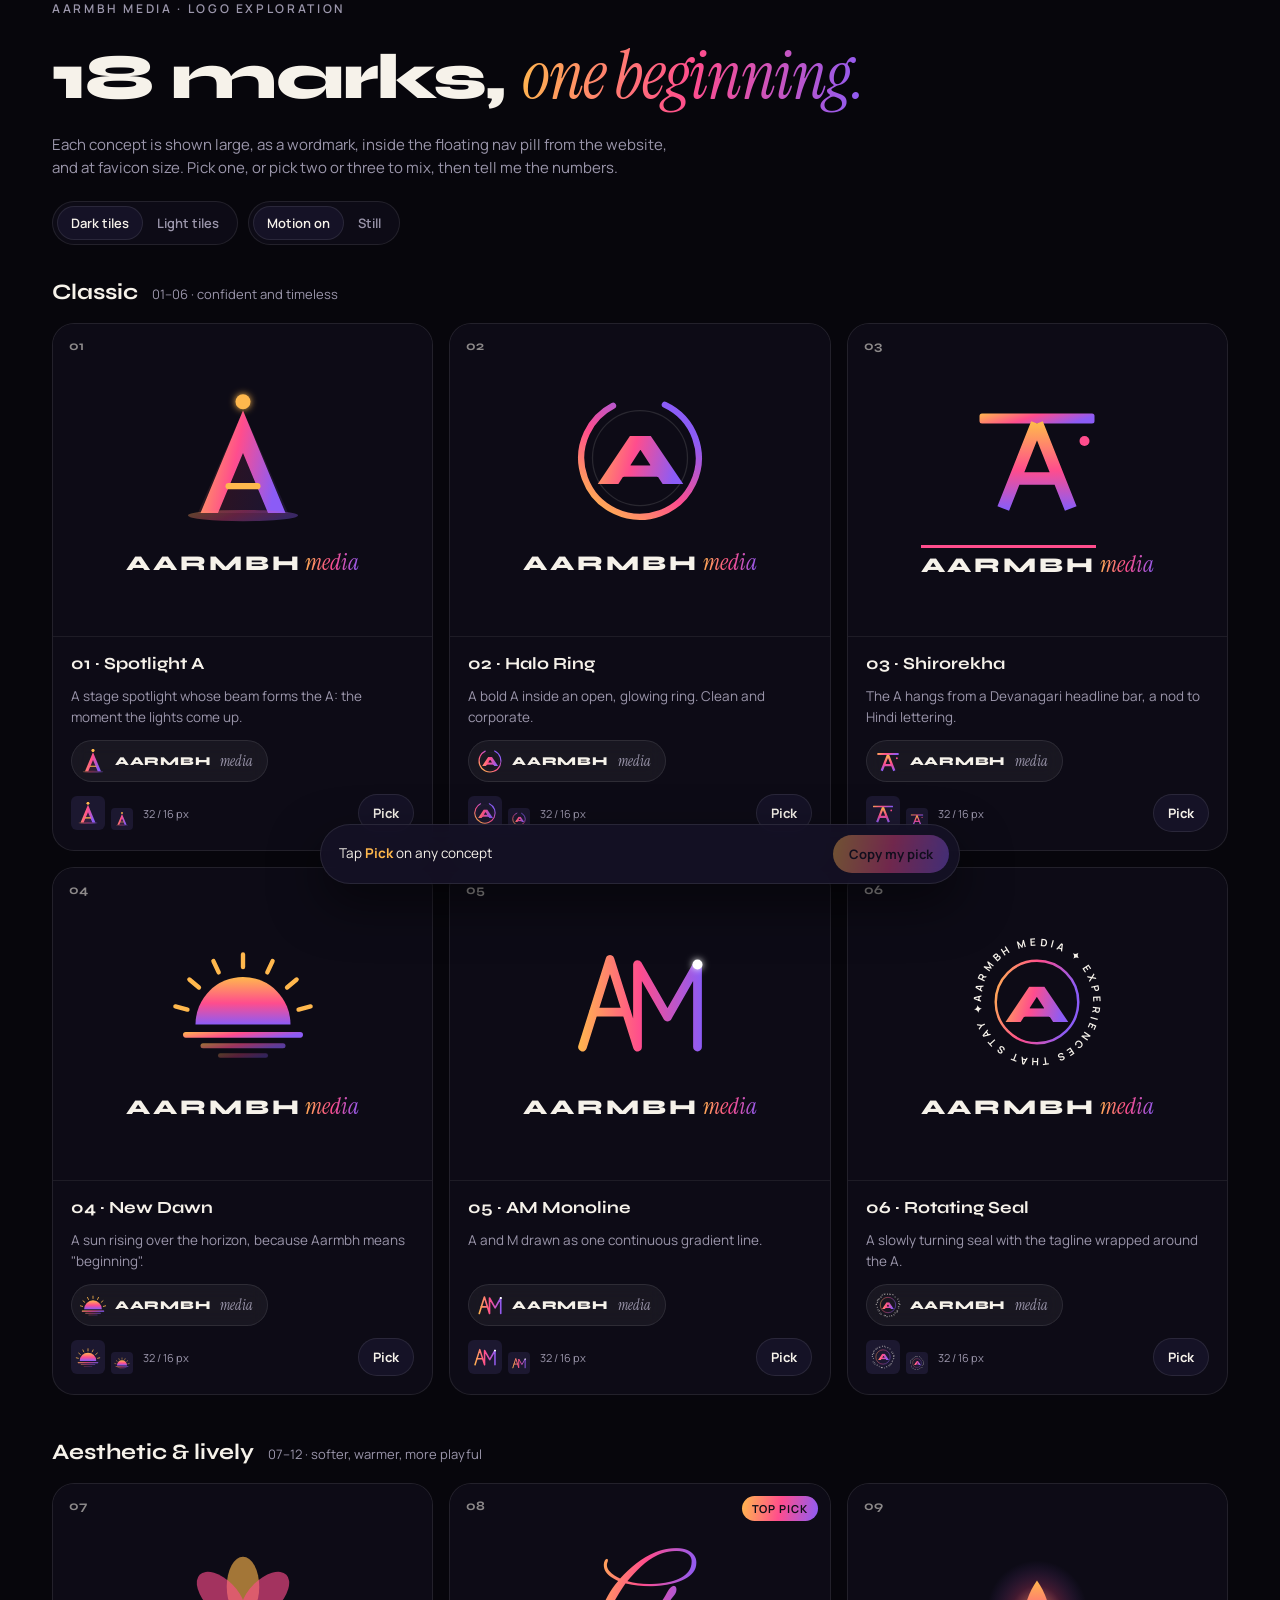
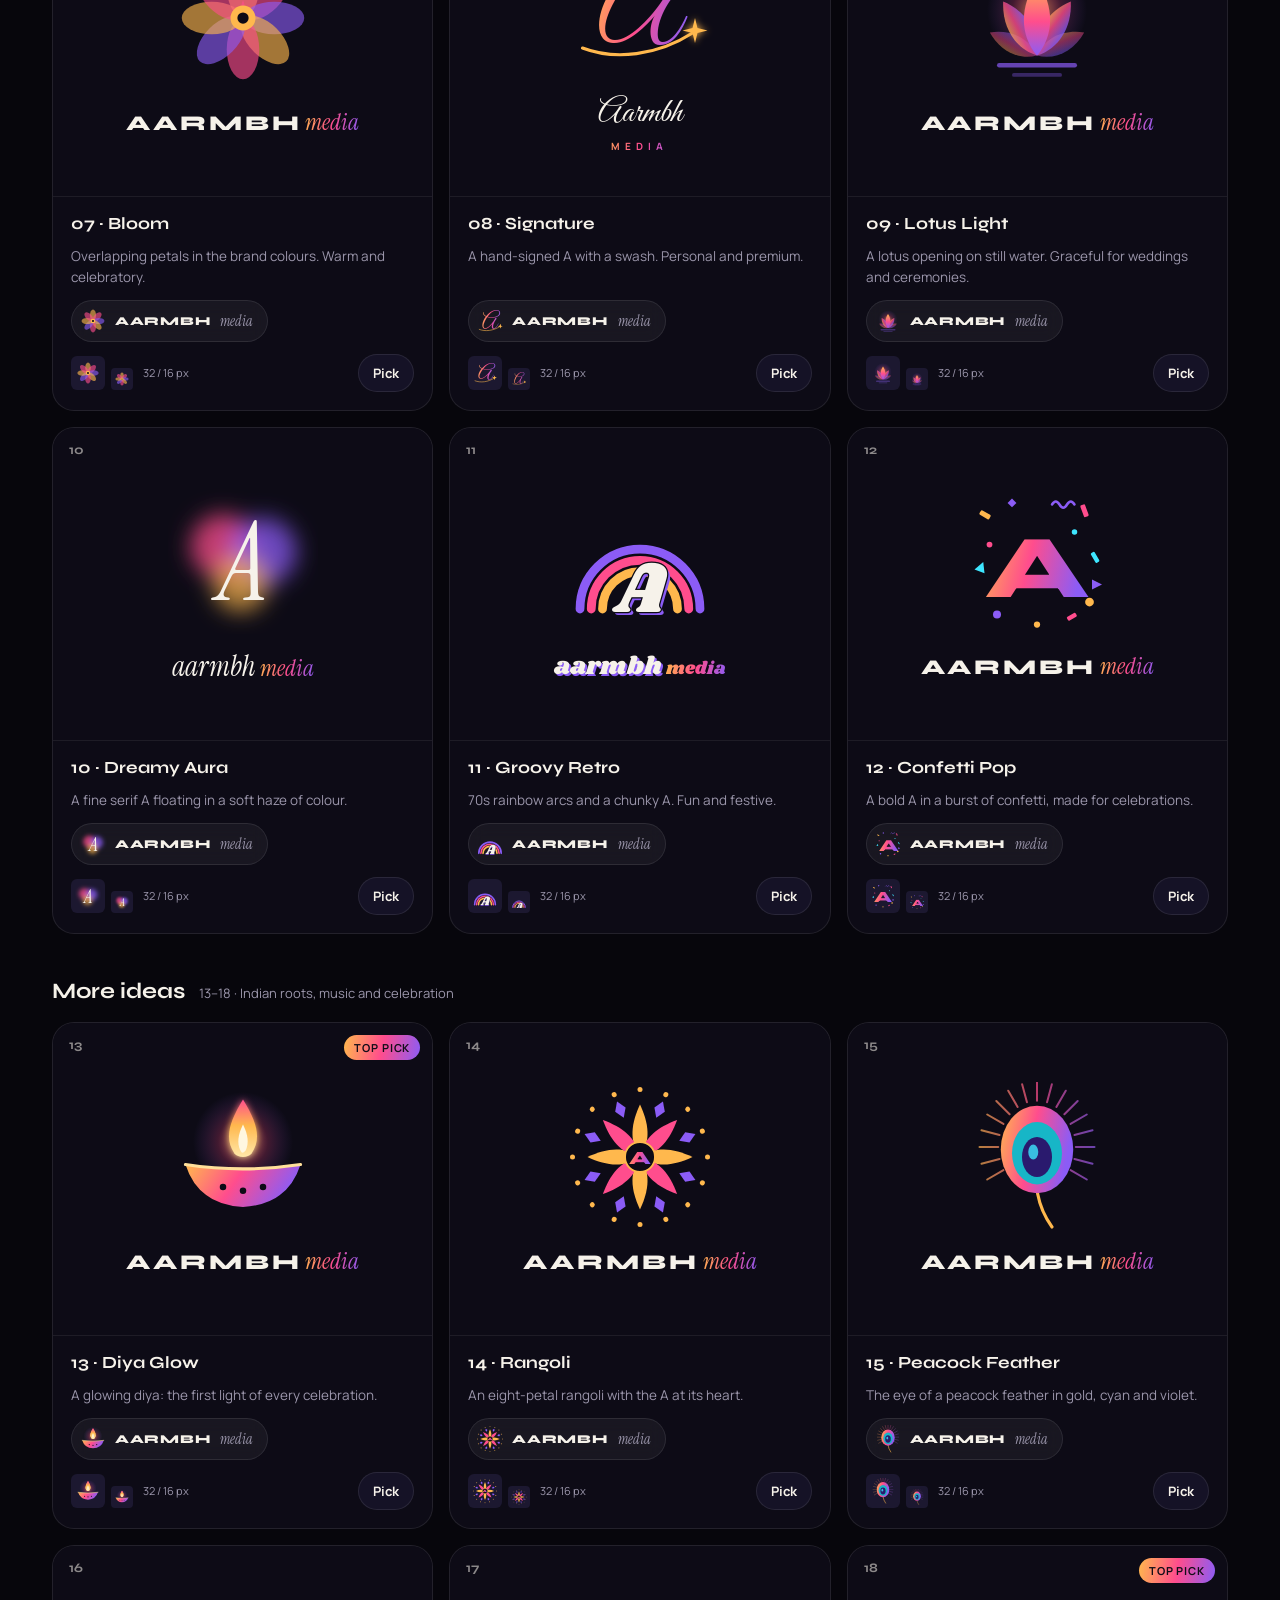
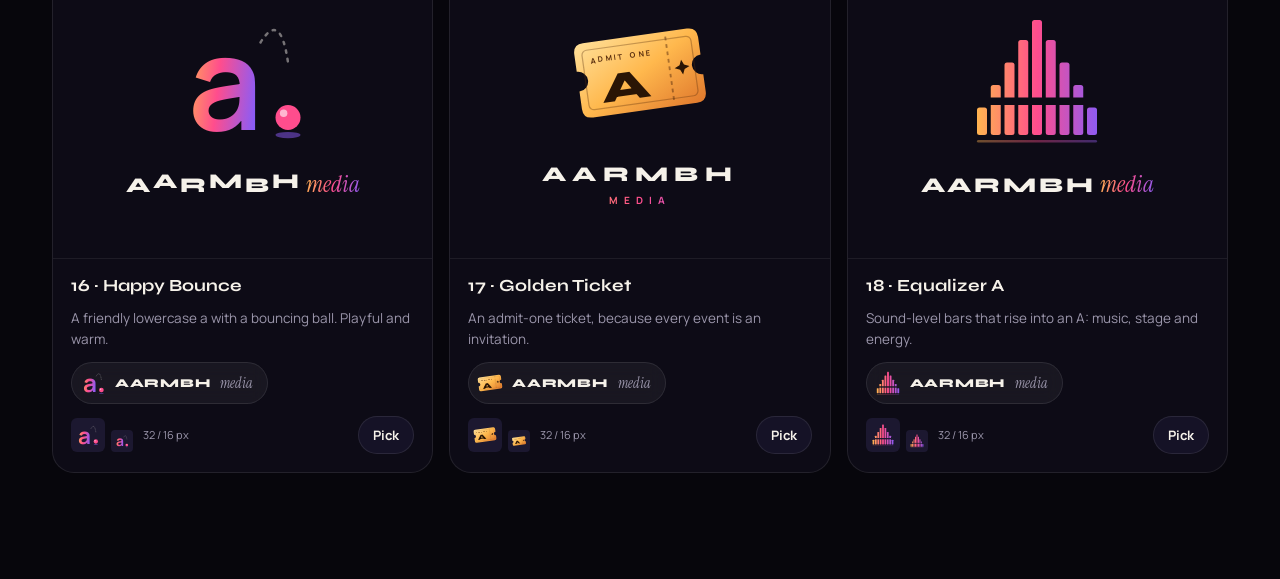
<file: logo-concepts.html>
<!doctype html>
<html lang="en">
<head>
  <meta charset="utf-8">
  <meta name="viewport" content="width=device-width, initial-scale=1">
  <!-- keep this site out of search engines (also robots.txt + X-Robots-Tag in vercel.json) -->
  <meta name="robots" content="noindex, nofollow, noarchive">
  <title>AARMBH Logo Concepts</title>
  <link rel="preconnect" href="https://fonts.googleapis.com">
  <link rel="preconnect" href="https://fonts.gstatic.com" crossorigin>
  <link href="https://fonts.googleapis.com/css2?family=Great+Vibes&family=Instrument+Serif:ital@0;1&family=Manrope:wght@400;500;600;700&family=Shrikhand&family=Syne:wght@600;700;800&display=swap" rel="stylesheet">
  <style>
    :root {
      --bg: #07060c; --bg-2: #0d0b16; --bg-3: #151226;
      --ink: #f6f2ea; --muted: #9b96ab; --line: rgba(255, 255, 255, .09);
      --gold: #ffb84d; --rose: #ff4d8d; --violet: #8b5cf6; --cyan: #3ee6ff;
      --grad: linear-gradient(100deg, var(--gold), var(--rose) 50%, var(--violet));
      --tile: #0d0b16; --mk-ink: #f6f2ea; --tile-line: rgba(255, 255, 255, .07);
    }
    body.light-tiles { --tile: #f7f3ec; --mk-ink: #17131f; --tile-line: rgba(0, 0, 0, .08); }
    *, *::before, *::after { box-sizing: border-box; margin: 0; padding: 0; }
    body { background: var(--bg); color: var(--ink); font: 400 15px/1.55 "Manrope", system-ui, sans-serif; -webkit-font-smoothing: antialiased; padding-bottom: 96px; }
    button { font: inherit; color: inherit; background: none; border: 0; cursor: pointer; }
    .wrap { max-width: 1240px; margin: 0 auto; padding: 0 16px; }
    @media (min-width: 720px) { .wrap { padding: 0 32px; } }

    header { padding: 56px 0 28px; }
    .eyebrow { font-size: 12px; font-weight: 600; letter-spacing: .22em; text-transform: uppercase; color: var(--muted); }
    h1 { font: 800 clamp(34px, 6vw, 64px)/1.02 "Syne", sans-serif; letter-spacing: -.02em; margin: 12px 0 14px; }
    h1 em { font: italic 400 1.05em "Instrument Serif", serif; background: var(--grad); -webkit-background-clip: text; background-clip: text; color: transparent; }
    .lede { color: var(--muted); max-width: 640px; }
    .controls { display: flex; flex-wrap: wrap; gap: 10px; margin-top: 22px; }
    .seg { display: inline-flex; border: 1px solid var(--line); border-radius: 99px; padding: 4px; background: var(--bg-2); }
    .seg button { padding: 7px 14px; border-radius: 99px; font-size: 13px; font-weight: 600; color: var(--muted); }
    .seg button[aria-pressed="true"] { background: var(--bg-3); color: var(--ink); box-shadow: inset 0 0 0 1px var(--line); }

    section { padding: 34px 0 10px; }
    .set-head { display: flex; align-items: baseline; gap: 14px; flex-wrap: wrap; margin-bottom: 18px; }
    .set-head h2 { font: 700 22px "Syne", sans-serif; }
    .set-head span { color: var(--muted); font-size: 13px; }
    .grid { display: grid; grid-template-columns: repeat(auto-fill, minmax(min(100%, 290px), 1fr)); gap: 16px; }

    .card { background: var(--bg-2); border: 1px solid var(--line); border-radius: 22px; overflow: hidden; display: flex; flex-direction: column; transition: border-color .25s, box-shadow .25s; }
    .card.picked { border-color: var(--rose); box-shadow: 0 0 0 1px var(--rose), 0 0 40px rgba(255, 77, 141, .18); }
    .tile { position: relative; background: var(--tile); aspect-ratio: 4 / 3.3; display: grid; place-items: center; align-content: center; gap: 14px; border-bottom: 1px solid var(--tile-line); transition: background .3s; }
    .tile .mark { width: 46%; max-width: 150px; aspect-ratio: 1; }
    .num { position: absolute; top: 14px; left: 16px; font: 700 13px "Syne", sans-serif; color: var(--mk-ink); opacity: .55; }
    .badge { position: absolute; top: 12px; right: 12px; font-size: 11px; font-weight: 700; letter-spacing: .08em; text-transform: uppercase; padding: 4px 10px; border-radius: 99px; background: var(--grad); color: #120d18; }
    .meta { padding: 16px 18px 18px; display: flex; flex-direction: column; gap: 12px; flex: 1; }
    .meta h3 { font: 700 17px "Syne", sans-serif; }
    .meta p { color: var(--muted); font-size: 13.5px; flex: 1; }
    .row { display: flex; align-items: center; gap: 10px; flex-wrap: wrap; }
    .pill { display: inline-flex; align-items: center; gap: 8px; padding: 6px 14px 6px 7px; border-radius: 99px; background: rgba(255, 255, 255, .05); border: 1px solid var(--line); backdrop-filter: blur(8px); }
    .pill svg { width: 28px; height: 28px; }
    .pill b { font: 800 12px "Syne", sans-serif; letter-spacing: .06em; }
    .pill i { font: italic 400 14px "Instrument Serif", serif; margin-left: 2px; color: var(--muted); }
    .fav { display: inline-flex; align-items: end; gap: 6px; }
    .fav span { background: #1c1830; border-radius: 6px; display: grid; place-items: center; }
    .fav span:first-child { width: 34px; height: 34px; } .fav span:first-child svg { width: 26px; height: 26px; }
    .fav span:last-child { width: 22px; height: 22px; border-radius: 4px; } .fav span:last-child svg { width: 16px; height: 16px; }
    .sizes { color: var(--muted); font-size: 11px; }
    .pick { margin-left: auto; padding: 8px 14px; border-radius: 99px; font-size: 13px; font-weight: 700; border: 1px solid var(--line); background: var(--bg-3); }
    .card.picked .pick { background: var(--grad); color: #120d18; border-color: transparent; }

    /* wordmarks */
    .wm { color: var(--mk-ink); text-align: center; line-height: 1; }
    .wm b { font: 800 clamp(17px, 2.2vw, 21px) "Syne", sans-serif; letter-spacing: .14em; }
    .wm em { font: italic 400 clamp(18px, 2.4vw, 23px) "Instrument Serif", serif; margin-left: 4px; letter-spacing: 0; background: var(--grad); -webkit-background-clip: text; background-clip: text; color: transparent; }
    .wm-shiro b { display: inline-block; border-top: 3px solid var(--rose); padding-top: 5px; }
    .wm-sig b { font: 400 34px "Great Vibes", cursive; letter-spacing: 0; }
    .wm-sig em { display: block; font: 700 10px "Manrope", sans-serif; letter-spacing: .5em; margin: 4px 0 0; text-transform: uppercase; }
    .wm-serif b { font: italic 400 28px "Instrument Serif", serif; letter-spacing: .01em; }
    .wm-serif em { font-style: italic; }
    .wm-retro b { font: 400 25px "Shrikhand", cursive; letter-spacing: .01em; text-shadow: 2px 2px 0 var(--violet); }
    .wm-retro em { font: 400 18px "Shrikhand", cursive; }
    .wm-bounce b span { display: inline-block; }
    .wm-bounce b span:nth-child(even) { transform: translateY(-4px); }
    .wm-ticket b { letter-spacing: .3em; }
    .wm-ticket em { display: block; font: 700 10px "Manrope", sans-serif; letter-spacing: .6em; margin: 6px 0 0; text-transform: uppercase; }

    /* mark helpers + motion */
    .ink { fill: var(--mk-ink); }
    .tilefill { fill: var(--tile); }
    .spin { transform-origin: 60px 60px; animation: spin 26s linear infinite; }
    @keyframes spin { to { transform: rotate(360deg); } }
    .ball { animation: bounce 1.1s cubic-bezier(.5, 0, .5, 1) infinite alternate; }
    @keyframes bounce { to { transform: translateY(-30px); } }
    .shadow { transform-box: fill-box; transform-origin: center; animation: squash 1.1s cubic-bezier(.5, 0, .5, 1) infinite alternate; }
    @keyframes squash { to { transform: scaleX(.45); opacity: .25; } }
    .bar { transform-box: fill-box; transform-origin: bottom; animation: eq 1.6s ease-in-out infinite alternate; }
    @keyframes eq { to { transform: scaleY(.9); } }
    .flicker { transform-box: fill-box; transform-origin: bottom center; animation: flick 2.4s ease-in-out infinite alternate; }
    @keyframes flick { 50% { transform: scale(.96, 1.04) skewX(-2deg); } to { transform: scale(1.02, .97) skewX(2deg); } }
    body.still .spin, body.still .ball, body.still .shadow, body.still .bar, body.still .flicker { animation: none; }
    @media (prefers-reduced-motion: reduce) { .spin, .ball, .shadow, .bar, .flicker { animation: none; } }

    .dock { position: fixed; left: 50%; bottom: 16px; transform: translateX(-50%); width: min(640px, calc(100% - 32px)); display: flex; align-items: center; gap: 12px; padding: 10px 10px 10px 18px; border-radius: 99px; background: rgba(21, 18, 38, .88); border: 1px solid var(--line); backdrop-filter: blur(14px); box-shadow: 0 20px 50px rgba(0, 0, 0, .5); }
    .dock .label { flex: 1; min-width: 0; font-size: 13.5px; white-space: nowrap; overflow: hidden; text-overflow: ellipsis; }
    .dock .label strong { color: var(--gold); }
    .dock button { padding: 9px 16px; border-radius: 99px; background: var(--grad); color: #120d18; font-weight: 700; font-size: 13px; white-space: nowrap; }
    .dock button:disabled { opacity: .4; cursor: default; }
  </style>
</head>
<body>
  <!-- Shared gradients, filters and paths used by every mark -->
  <svg width="0" height="0" style="position:absolute" aria-hidden="true">
    <defs>
      <linearGradient id="g" x1="0" x2="1" y1="0" y2=".25"><stop offset="0" stop-color="#ffb84d"/><stop offset=".5" stop-color="#ff4d8d"/><stop offset="1" stop-color="#8b5cf6"/></linearGradient>
      <linearGradient id="gv" x1="0" x2="0" y1="0" y2="1"><stop offset="0" stop-color="#ffb84d"/><stop offset=".55" stop-color="#ff4d8d"/><stop offset="1" stop-color="#8b5cf6"/></linearGradient>
      <linearGradient id="gu" gradientUnits="userSpaceOnUse" x1="10" y1="0" x2="110" y2="0"><stop offset="0" stop-color="#ffb84d"/><stop offset=".5" stop-color="#ff4d8d"/><stop offset="1" stop-color="#8b5cf6"/></linearGradient>
      <linearGradient id="gold" x1="0" x2="1" y1="0" y2="1"><stop offset="0" stop-color="#ffe09a"/><stop offset=".5" stop-color="#ffb84d"/><stop offset="1" stop-color="#e0782c"/></linearGradient>
      <linearGradient id="flame" x1="0" x2="0" y1="0" y2="1"><stop offset="0" stop-color="#ff4d8d"/><stop offset=".45" stop-color="#ffb84d"/><stop offset="1" stop-color="#ffe7a8"/></linearGradient>
      <radialGradient id="rg"><stop offset="0" stop-color="#ffb84d" stop-opacity=".75"/><stop offset=".5" stop-color="#ff4d8d" stop-opacity=".22"/><stop offset="1" stop-color="#8b5cf6" stop-opacity="0"/></radialGradient>
      <filter id="glow" x="-100%" y="-100%" width="300%" height="300%"><feGaussianBlur stdDeviation="3" result="b"/><feMerge><feMergeNode in="b"/><feMergeNode in="SourceGraphic"/></feMerge></filter>
      <filter id="haze" x="-50%" y="-50%" width="200%" height="200%"><feGaussianBlur stdDeviation="9"/></filter>
      <path id="sealPath" d="M60 60 m-45 0 a45 45 0 1 1 90 0 a45 45 0 1 1 -90 0"/>
      <mask id="eqMask" maskUnits="userSpaceOnUse" x="0" y="0" width="120" height="120"><rect width="120" height="120" fill="#fff"/><rect x="0" y="74" width="120" height="6" fill="#000"/></mask>
    </defs>
  </svg>

  <header class="wrap">
    <div class="eyebrow">AARMBH MEDIA · Logo exploration</div>
    <h1>18 marks, <em>one beginning.</em></h1>
    <p class="lede">Each concept is shown large, as a wordmark, inside the floating nav pill from the website, and at favicon size. Pick one, or pick two or three to mix, then tell me the numbers.</p>
    <div class="controls">
      <div class="seg" role="group" aria-label="Tile background">
        <button type="button" data-bg="dark" aria-pressed="true">Dark tiles</button>
        <button type="button" data-bg="light" aria-pressed="false">Light tiles</button>
      </div>
      <div class="seg" role="group" aria-label="Motion">
        <button type="button" data-motion="on" aria-pressed="true">Motion on</button>
        <button type="button" data-motion="off" aria-pressed="false">Still</button>
      </div>
    </div>
  </header>

  <main class="wrap" id="sets"></main>

  <div class="dock" role="status">
    <div class="label" id="pickLabel">Tap <strong>Pick</strong> on any concept</div>
    <button type="button" id="copyBtn" disabled>Copy my pick</button>
  </div>

  <script>
    const ink = 'class="ink"';
    const rot = (deg, el) => `<g transform="rotate(${deg} 60 60)">${el}</g>`;
    const range = (n) => Array.from({ length: n }, (_, i) => i);

    const MARKS = {
      1: `<path d="M60 22 L24 104 H96 Z" fill="url(#g)" opacity=".12"/>
          <path d="M60 22 L26 104 H40 L60 56 L80 104 H94 Z" fill="url(#g)"/>
          <rect x="46" y="80" width="28" height="5" rx="2.5" fill="#ffb84d"/>
          <ellipse cx="60" cy="106" rx="44" ry="4.5" fill="url(#g)" opacity=".35"/>
          <circle cx="60" cy="15" r="6" fill="#ffb84d" filter="url(#glow)"/>`,
      2: `<circle cx="60" cy="60" r="47" fill="none" stroke="url(#g)" stroke-width="5" stroke-linecap="round" stroke-dasharray="252 43" transform="rotate(-65 60 60)"/>
          <circle cx="60" cy="60" r="38" fill="none" style="stroke:var(--mk-ink);opacity:.12"/>
          <text x="60" y="81" text-anchor="middle" font-family="Syne" font-weight="800" font-size="60" fill="url(#g)">A</text>`,
      3: `<rect x="14" y="26" width="92" height="8" rx="2" fill="url(#g)"/>
          <path d="M60 34 L33 102 M60 34 L87 102 M44 78 H76" fill="none" stroke="url(#gv)" stroke-width="10" stroke-linejoin="round"/>
          <circle cx="98" cy="48" r="4" fill="#ff4d8d"/>`,
      4: range(7).map(i => { const a = (-75 + i * 25) * Math.PI / 180;
            return `<line x1="${60 + 46 * Math.sin(a)}" y1="${78 - 46 * Math.cos(a)}" x2="${60 + 56 * Math.sin(a)}" y2="${78 - 56 * Math.cos(a)}" stroke="#ffb84d" stroke-width="3.5" stroke-linecap="round"/>`; }).join('') +
         `<path d="M22 78 A38 38 0 0 1 98 78 Z" fill="url(#gv)"/>
          <rect x="12" y="84" width="96" height="4.5" rx="2.25" fill="url(#g)"/>
          <rect x="26" y="93" width="68" height="4" rx="2" fill="url(#g)" opacity=".6"/>
          <rect x="40" y="101" width="40" height="3.5" rx="1.75" fill="url(#g)" opacity=".3"/>`,
      5: `<path d="M14 96 L36 26 L58 96 L58 30 L82 72 L106 30 L106 96" fill="none" stroke="url(#gu)" stroke-width="7" stroke-linecap="round" stroke-linejoin="round"/>
          <path d="M23 68 H49" fill="none" stroke="url(#gu)" stroke-width="7" stroke-linecap="round"/>
          <circle cx="106" cy="30" r="4" fill="#fff" filter="url(#glow)"/>`,
      6: `<g class="spin"><text font-family="Manrope" font-weight="700" font-size="8.2" class="ink"><textPath href="#sealPath" textLength="280" lengthAdjust="spacing">AARMBH MEDIA ✦ EXPERIENCES THAT STAY ✦</textPath></text></g>
          <circle cx="60" cy="60" r="33" fill="none" stroke="url(#g)" stroke-width="2"/>
          <text x="60" y="76" text-anchor="middle" font-family="Syne" font-weight="800" font-size="44" fill="url(#g)">A</text>`,
      7: range(8).map(i => rot(i * 45, `<ellipse cx="60" cy="35" rx="13" ry="24" fill="${['#ffb84d', '#ff4d8d', '#8b5cf6'][i % 3]}" opacity=".62"/>`)).join('') +
         `<circle cx="60" cy="60" r="10" fill="#ffb84d"/><circle cx="60" cy="60" r="4.5" class="tilefill"/>`,
      8: `<text x="58" y="88" text-anchor="middle" font-family="Great Vibes" font-size="92" fill="url(#g)">A</text>
          <path d="M14 96 C40 106 74 102 102 84" fill="none" stroke="#ffb84d" stroke-width="2.5" stroke-linecap="round"/>
          <path d="M104 72 L106 80 L114 82 L106 84 L104 92 L102 84 L94 82 L102 80 Z" fill="#ffb84d" filter="url(#glow)"/>`,
      9: `<circle cx="60" cy="54" r="40" fill="url(#rg)"/>` +
         [[-64, .7, .45], [64, .7, .45], [-32, .85, .75], [32, .85, .75]].map(([d, s, o]) =>
           `<path d="M60 30 C74 50 74 74 60 90 C46 74 46 50 60 30Z" fill="url(#g)" opacity="${o}" transform="rotate(${d} 60 90) translate(60 90) scale(${s}) translate(-60 -90)"/>`).join('') +
         `<path d="M60 30 C74 50 74 74 60 90 C46 74 46 50 60 30Z" fill="url(#gv)"/>
          <rect x="28" y="96" width="64" height="3.5" rx="1.75" fill="#8b5cf6" opacity=".7"/>
          <rect x="40" y="104" width="40" height="3" rx="1.5" fill="#8b5cf6" opacity=".35"/>`,
      10: `<g filter="url(#haze)"><circle cx="44" cy="50" r="26" fill="#ff4d8d" opacity=".75"/><circle cx="76" cy="54" r="27" fill="#8b5cf6" opacity=".75"/><circle cx="58" cy="80" r="22" fill="#ffb84d" opacity=".7"/></g>
           <text x="60" y="92" text-anchor="middle" font-family="Instrument Serif" font-style="italic" font-size="86" ${ink}>A</text>`,
      11: `<path d="M12 100 A48 48 0 0 1 108 100" fill="none" stroke="#8b5cf6" stroke-width="7" stroke-linecap="round"/>
           <path d="M21 100 A39 39 0 0 1 99 100" fill="none" stroke="#ff4d8d" stroke-width="7" stroke-linecap="round"/>
           <path d="M30 100 A30 30 0 0 1 90 100" fill="none" stroke="#ffb84d" stroke-width="7" stroke-linecap="round"/>
           <text x="63" y="105" text-anchor="middle" font-family="Shrikhand" font-size="58" fill="#8b5cf6">A</text>
           <text x="60" y="102" text-anchor="middle" font-family="Shrikhand" font-size="58" ${ink} stroke="var(--tile)" style="stroke:var(--tile)" stroke-width="2" paint-order="stroke">A</text>`,
      12: `<text x="60" y="88" text-anchor="middle" font-family="Syne" font-weight="800" font-size="72" fill="url(#g)">A</text>
           <rect x="14" y="20" width="9" height="4" rx="1" fill="#ffb84d" transform="rotate(30 18 22)"/>
           <rect x="96" y="14" width="4" height="10" rx="1" fill="#ff4d8d" transform="rotate(-20 98 19)"/>
           <rect x="102" y="54" width="9" height="3.5" rx="1" fill="#3ee6ff" transform="rotate(60 106 56)"/>
           <rect x="38" y="10" width="5" height="5" fill="#8b5cf6" transform="rotate(45 40 12)"/>
           <rect x="84" y="102" width="8" height="3.5" rx="1" fill="#ff4d8d" transform="rotate(-30 88 104)"/>
           <circle cx="28" cy="102" r="3.2" fill="#8b5cf6"/><circle cx="102" cy="92" r="3.5" fill="#ffb84d"/>
           <circle cx="22" cy="46" r="2.3" fill="#ff4d8d"/><circle cx="90" cy="36" r="2.2" fill="#3ee6ff"/><circle cx="60" cy="110" r="2.5" fill="#ffb84d"/>
           <path d="M10 66 L17 60 L18 69 Z" fill="#3ee6ff"/><path d="M104 74 L112 78 L104 82 Z" fill="#8b5cf6"/>
           <path d="M72 14 q3 -5 6 0 t6 0 t6 0" fill="none" stroke="#8b5cf6" stroke-width="2" stroke-linecap="round"/>`,
      13: `<circle cx="60" cy="48" r="40" fill="url(#rg)"/>
           <g class="flicker"><path d="M60 14 C71 32 75 45 67 57 C64 61 56 61 53 57 C45 45 49 32 60 14Z" fill="url(#flame)" filter="url(#glow)"/>
           <path d="M60 34 C64 42 65 49 62 55 C60 57 59 57 58 55 C55 49 56 42 60 34Z" fill="#fff7e0"/></g>
           <path d="M14 66 Q60 73 106 66 Q96 98 60 100 Q24 98 14 66Z" fill="url(#g)"/>
           <path d="M14 66 Q60 73 106 66" fill="none" stroke="#ffe09a" stroke-width="2.5" stroke-linecap="round"/>
           <circle cx="44" cy="84" r="2.6" class="tilefill"/><circle cx="60" cy="87" r="2.6" class="tilefill"/><circle cx="76" cy="84" r="2.6" class="tilefill"/>`,
      14: range(16).map(i => rot(i * 22.5, `<circle cx="60" cy="6" r="2" fill="#ffb84d"/>`)).join('') +
          range(8).map(i => rot(i * 45 + 22.5, `<path d="M60 12 L64.5 19 L60 26 L55.5 19Z" fill="#8b5cf6"/>`)).join('') +
          range(8).map(i => rot(i * 45, `<path d="M60 60 C51 47 53 33 60 18 C67 33 69 47 60 60Z" fill="${i % 2 ? '#ff4d8d' : '#ffb84d'}"/>`)).join('') +
          `<circle cx="60" cy="60" r="12" class="tilefill" stroke="#ffb84d" stroke-width="1.5"/>
           <text x="60" y="65.5" text-anchor="middle" font-family="Syne" font-weight="800" font-size="15" fill="url(#g)">A</text>`,
      15: range(24).filter(i => i < 9 || i > 15).map(i => { const t = i * 15 * Math.PI / 180;
            return `<line x1="${60 + 31 * Math.sin(t)}" y1="${52 - 37 * Math.cos(t)}" x2="${60 + 46 * Math.sin(t)}" y2="${52 - 52 * Math.cos(t)}" stroke="url(#gu)" stroke-width="1.6" stroke-linecap="round" opacity=".7"/>`; }).join('') +
          `<path d="M60 86 Q62 102 72 116" fill="none" stroke="#ffb84d" stroke-width="2.5" stroke-linecap="round"/>
           <ellipse cx="60" cy="54" rx="29" ry="35" fill="url(#g)"/>
           <ellipse cx="60" cy="57" rx="20" ry="25" fill="#17b6c7"/>
           <ellipse cx="60" cy="60" rx="12" ry="16" fill="#2a1a6e"/>
           <ellipse cx="57" cy="56" rx="4" ry="6" fill="#3ee6ff" opacity=".8"/>`,
      16: `<path d="M74 30 Q90 4 96 46" fill="none" stroke="var(--mk-ink)" style="stroke:var(--mk-ink)" stroke-width="2" stroke-dasharray="2 5" stroke-linecap="round" opacity=".45"/>
           <text x="46" y="100" text-anchor="middle" font-family="Manrope" font-weight="700" font-size="104" fill="url(#g)">a</text>
           <ellipse class="shadow" cx="96" cy="104" rx="10" ry="2.5" fill="#8b5cf6" opacity=".5"/>
           <g class="ball"><circle cx="96" cy="90" r="10" fill="#ff4d8d"/><circle cx="92.5" cy="86.5" r="3" fill="#fff" opacity=".6"/></g>`,
      17: `<g transform="rotate(-8 60 60)">
             <path d="M18 30 H102 Q110 30 110 38 V52 A8 8 0 0 0 110 68 V82 Q110 90 102 90 H18 Q10 90 10 82 V68 A8 8 0 0 0 10 52 V38 Q10 30 18 30Z" fill="url(#gold)"/>
             <rect x="16" y="36" width="88" height="48" rx="4" fill="none" stroke="#5a2e0e" stroke-opacity=".35"/>
             <line x1="84" y1="34" x2="84" y2="86" stroke="#5a2e0e" stroke-opacity=".5" stroke-width="1.5" stroke-dasharray="3 3"/>
             <text x="47" y="47" text-anchor="middle" font-family="Manrope" font-weight="700" font-size="6" letter-spacing="2" fill="#5a2e0e">ADMIT ONE</text>
             <text x="47" y="80" text-anchor="middle" font-family="Syne" font-weight="800" font-size="34" fill="#2a1505">A</text>
             <path d="M94 54 L95.8 58.2 L100 60 L95.8 61.8 L94 66 L92.2 61.8 L88 60 L92.2 58.2 Z" fill="#2a1505"/>
           </g>`,
      18: `<g mask="url(#eqMask)"><g class="bar">` +
          [22, 40, 58, 76, 92, 76, 58, 40, 22].map((h, i) =>
            `<rect x="${12 + i * 11}" y="${104 - h}" width="8" height="${h}" rx="2" fill="url(#gu)"/>`).join('') +
          `</g></g><rect x="12" y="108" width="96" height="2" rx="1" fill="url(#gu)" opacity=".4"/>`,
    };

    const CONCEPTS = [
      { n: 1, set: 0, name: 'Spotlight A', note: 'A stage spotlight whose beam forms the A: the moment the lights come up.' },
      { n: 2, set: 0, name: 'Halo Ring', note: 'A bold A inside an open, glowing ring. Clean and corporate.' },
      { n: 3, set: 0, name: 'Shirorekha', wm: 'shiro', note: 'The A hangs from a Devanagari headline bar, a nod to Hindi lettering.' },
      { n: 4, set: 0, name: 'New Dawn', note: 'A sun rising over the horizon, because Aarmbh means "beginning".' },
      { n: 5, set: 0, name: 'AM Monoline', note: 'A and M drawn as one continuous gradient line.' },
      { n: 6, set: 0, name: 'Rotating Seal', note: 'A slowly turning seal with the tagline wrapped around the A.' },
      { n: 7, set: 1, name: 'Bloom', note: 'Overlapping petals in the brand colours. Warm and celebratory.' },
      { n: 8, set: 1, name: 'Signature', wm: 'sig', top: true, note: 'A hand-signed A with a swash. Personal and premium.' },
      { n: 9, set: 1, name: 'Lotus Light', note: 'A lotus opening on still water. Graceful for weddings and ceremonies.' },
      { n: 10, set: 1, name: 'Dreamy Aura', wm: 'serif', note: 'A fine serif A floating in a soft haze of colour.' },
      { n: 11, set: 1, name: 'Groovy Retro', wm: 'retro', note: '70s rainbow arcs and a chunky A. Fun and festive.' },
      { n: 12, set: 1, name: 'Confetti Pop', note: 'A bold A in a burst of confetti, made for celebrations.' },
      { n: 13, set: 2, name: 'Diya Glow', top: true, note: 'A glowing diya: the first light of every celebration.' },
      { n: 14, set: 2, name: 'Rangoli', note: 'An eight-petal rangoli with the A at its heart.' },
      { n: 15, set: 2, name: 'Peacock Feather', note: 'The eye of a peacock feather in gold, cyan and violet.' },
      { n: 16, set: 2, name: 'Happy Bounce', wm: 'bounce', note: 'A friendly lowercase a with a bouncing ball. Playful and warm.' },
      { n: 17, set: 2, name: 'Golden Ticket', wm: 'ticket', note: 'An admit-one ticket, because every event is an invitation.' },
      { n: 18, set: 2, name: 'Equalizer A', top: true, note: 'Sound-level bars that rise into an A: music, stage and energy.' },
    ];
    const SETS = [
      ['Classic', '01–06 · confident and timeless'],
      ['Aesthetic & lively', '07–12 · softer, warmer, more playful'],
      ['More ideas', '13–18 · Indian roots, music and celebration'],
    ];

    const pad = (n) => String(n).padStart(2, '0');
    const svg = (n, label) => `<svg viewBox="0 0 120 120" ${label ? `role="img" aria-label="${label}"` : 'aria-hidden="true"'} class="mark">${MARKS[n]}</svg>`;
    const wordmark = (c) => {
      if (c.wm === 'sig') return `<div class="wm wm-sig"><b>Aarmbh</b><em>media</em></div>`;
      if (c.wm === 'serif') return `<div class="wm wm-serif"><b>aarmbh</b><em>media</em></div>`;
      if (c.wm === 'retro') return `<div class="wm wm-retro"><b>aarmbh</b><em>media</em></div>`;
      if (c.wm === 'bounce') return `<div class="wm wm-bounce"><b>${[...'AARMBH'].map(l => `<span>${l}</span>`).join('')}</b><em>media</em></div>`;
      return `<div class="wm ${c.wm ? 'wm-' + c.wm : ''}"><b>AARMBH</b><em>media</em></div>`;
    };

    document.getElementById('sets').innerHTML = SETS.map(([title, sub], s) => `
      <section aria-labelledby="set${s}">
        <div class="set-head"><h2 id="set${s}">${title}</h2><span>${sub}</span></div>
        <div class="grid">${CONCEPTS.filter(c => c.set === s).map(c => `
          <article class="card" data-n="${c.n}">
            <div class="tile">
              <span class="num">${pad(c.n)}</span>${c.top ? '<span class="badge">Top pick</span>' : ''}
              ${svg(c.n, `${c.name} logo concept`)}
              ${wordmark(c)}
            </div>
            <div class="meta">
              <h3>${pad(c.n)} · ${c.name}</h3>
              <p>${c.note}</p>
              <div class="row">
                <span class="pill">${svg(c.n)}<b>AARMBH</b><i>media</i></span>
              </div>
              <div class="row">
                <span class="fav"><span>${svg(c.n)}</span><span>${svg(c.n)}</span></span>
                <span class="sizes">32 / 16 px</span>
                <button type="button" class="pick" aria-pressed="false">Pick</button>
              </div>
            </div>
          </article>`).join('')}
        </div>
      </section>`).join('');

    // Tile background + motion toggles
    const store = { get(k) { try { return localStorage.getItem(k); } catch (e) { return null; } },
                    set(k, v) { try { localStorage.setItem(k, v); } catch (e) {} } };
    const setPressed = (attr, val) => document.querySelectorAll(`[data-${attr}]`).forEach(b => b.setAttribute('aria-pressed', String(b.dataset[attr] === val)));
    const applyBg = (v) => { document.body.classList.toggle('light-tiles', v === 'light'); setPressed('bg', v); store.set('am-bg', v); };
    const applyMotion = (v) => { document.body.classList.toggle('still', v === 'off'); setPressed('motion', v); store.set('am-motion', v); };
    document.querySelectorAll('[data-bg]').forEach(b => b.addEventListener('click', () => applyBg(b.dataset.bg)));
    document.querySelectorAll('[data-motion]').forEach(b => b.addEventListener('click', () => applyMotion(b.dataset.motion)));
    applyBg(store.get('am-bg') || 'dark');
    applyMotion(store.get('am-motion') || 'on');

    // Picks (one, or several to mix)
    const picked = new Set((store.get('am-picks') || '').split(',').filter(Boolean).map(Number));
    const label = document.getElementById('pickLabel');
    const copyBtn = document.getElementById('copyBtn');
    const pickText = () => [...picked].sort((a, b) => a - b).map(n => `${pad(n)} ${CONCEPTS[n - 1].name}`);
    const render = () => {
      document.querySelectorAll('.card').forEach(card => {
        const on = picked.has(+card.dataset.n);
        card.classList.toggle('picked', on);
        const btn = card.querySelector('.pick');
        btn.setAttribute('aria-pressed', String(on));
        btn.textContent = on ? 'Picked ✓' : 'Pick';
      });
      const list = pickText();
      label.innerHTML = list.length ? `${list.length > 1 ? 'Mix' : 'Pick'}: <strong>${list.join(' + ')}</strong>` : 'Tap <strong>Pick</strong> on any concept';
      copyBtn.disabled = !list.length;
      copyBtn.textContent = 'Copy my pick';
      store.set('am-picks', [...picked].join(','));
    };
    document.querySelectorAll('.pick').forEach(btn => btn.addEventListener('click', () => {
      const n = +btn.closest('.card').dataset.n;
      picked.has(n) ? picked.delete(n) : picked.add(n);
      render();
    }));
    copyBtn.addEventListener('click', async () => {
      const list = pickText();
      const msg = list.length > 1 ? `Please mix logos ${list.join(' and ')}.` : `I pick logo ${list[0]}.`;
      try { await navigator.clipboard.writeText(msg); copyBtn.textContent = 'Copied ✓'; }
      catch (e) { copyBtn.textContent = 'Copy failed'; }
    });
    render();
  </script>
</body>
</html>
</file>
